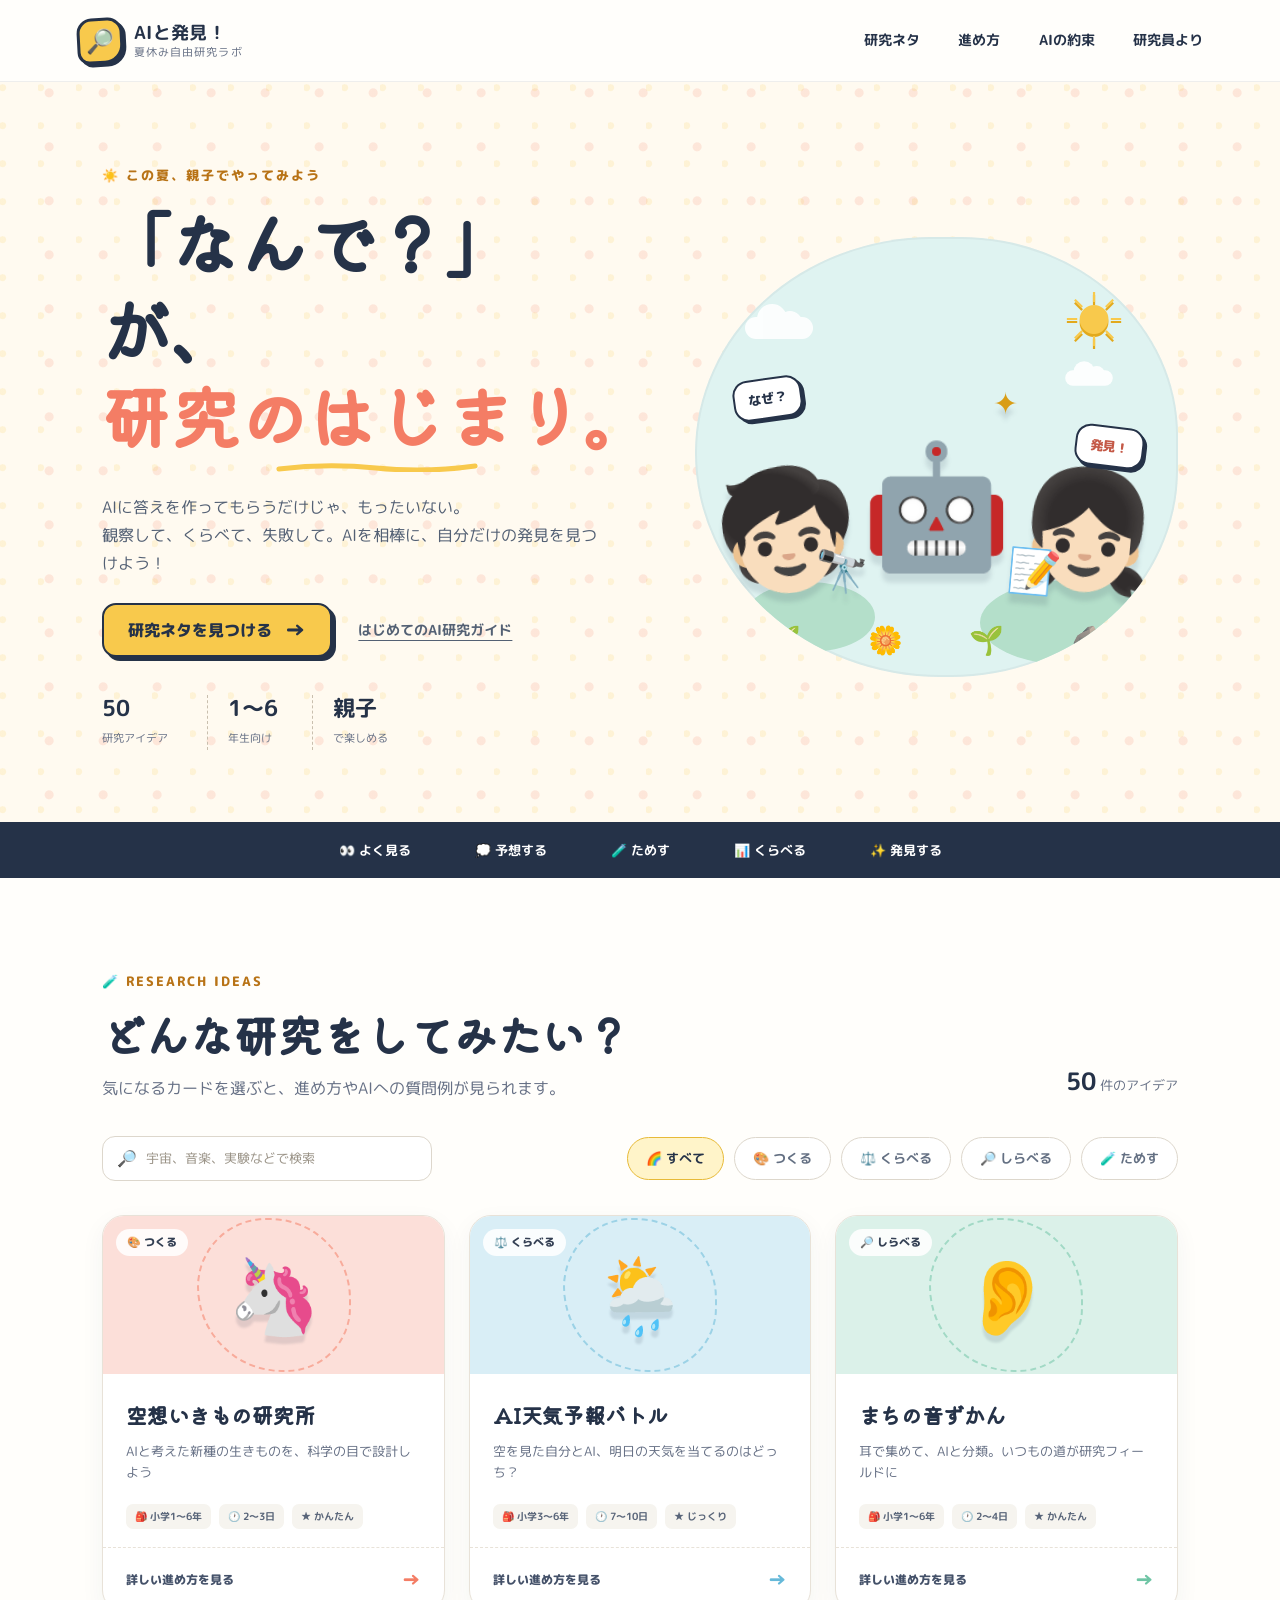
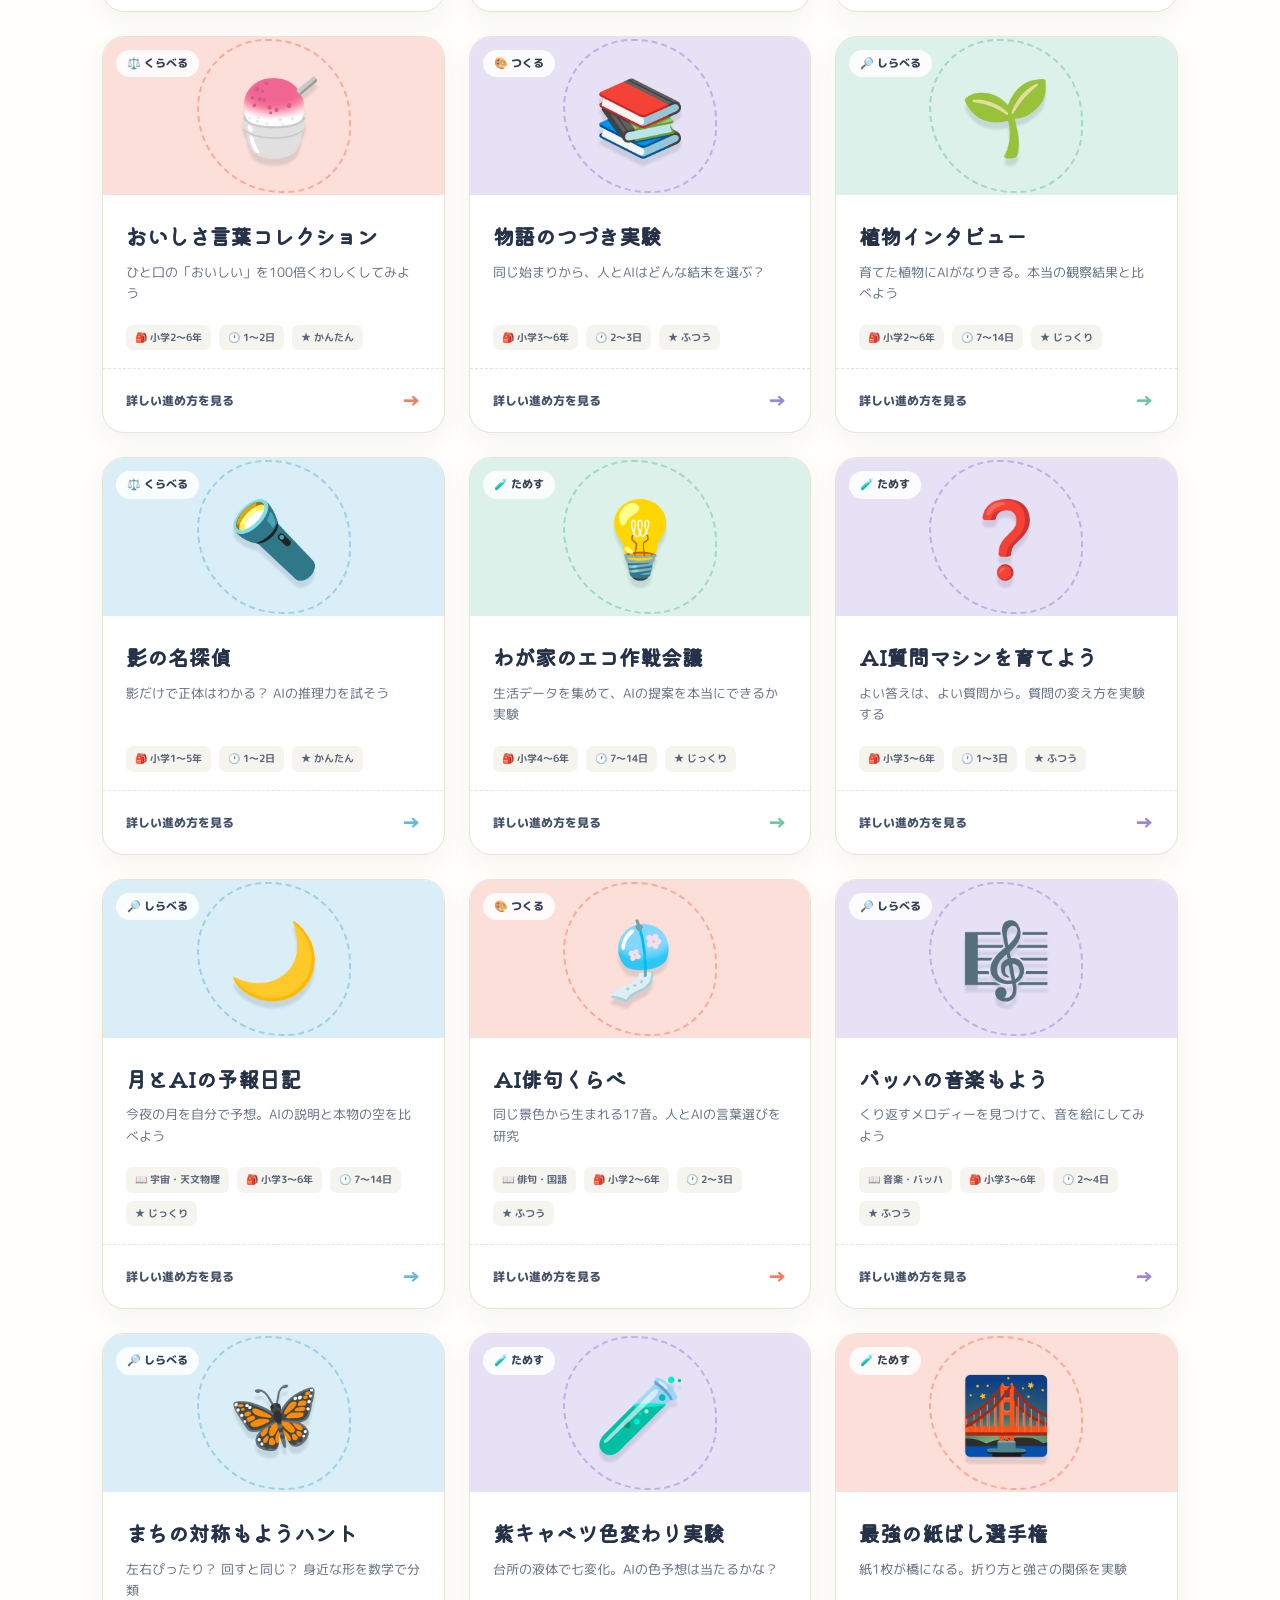
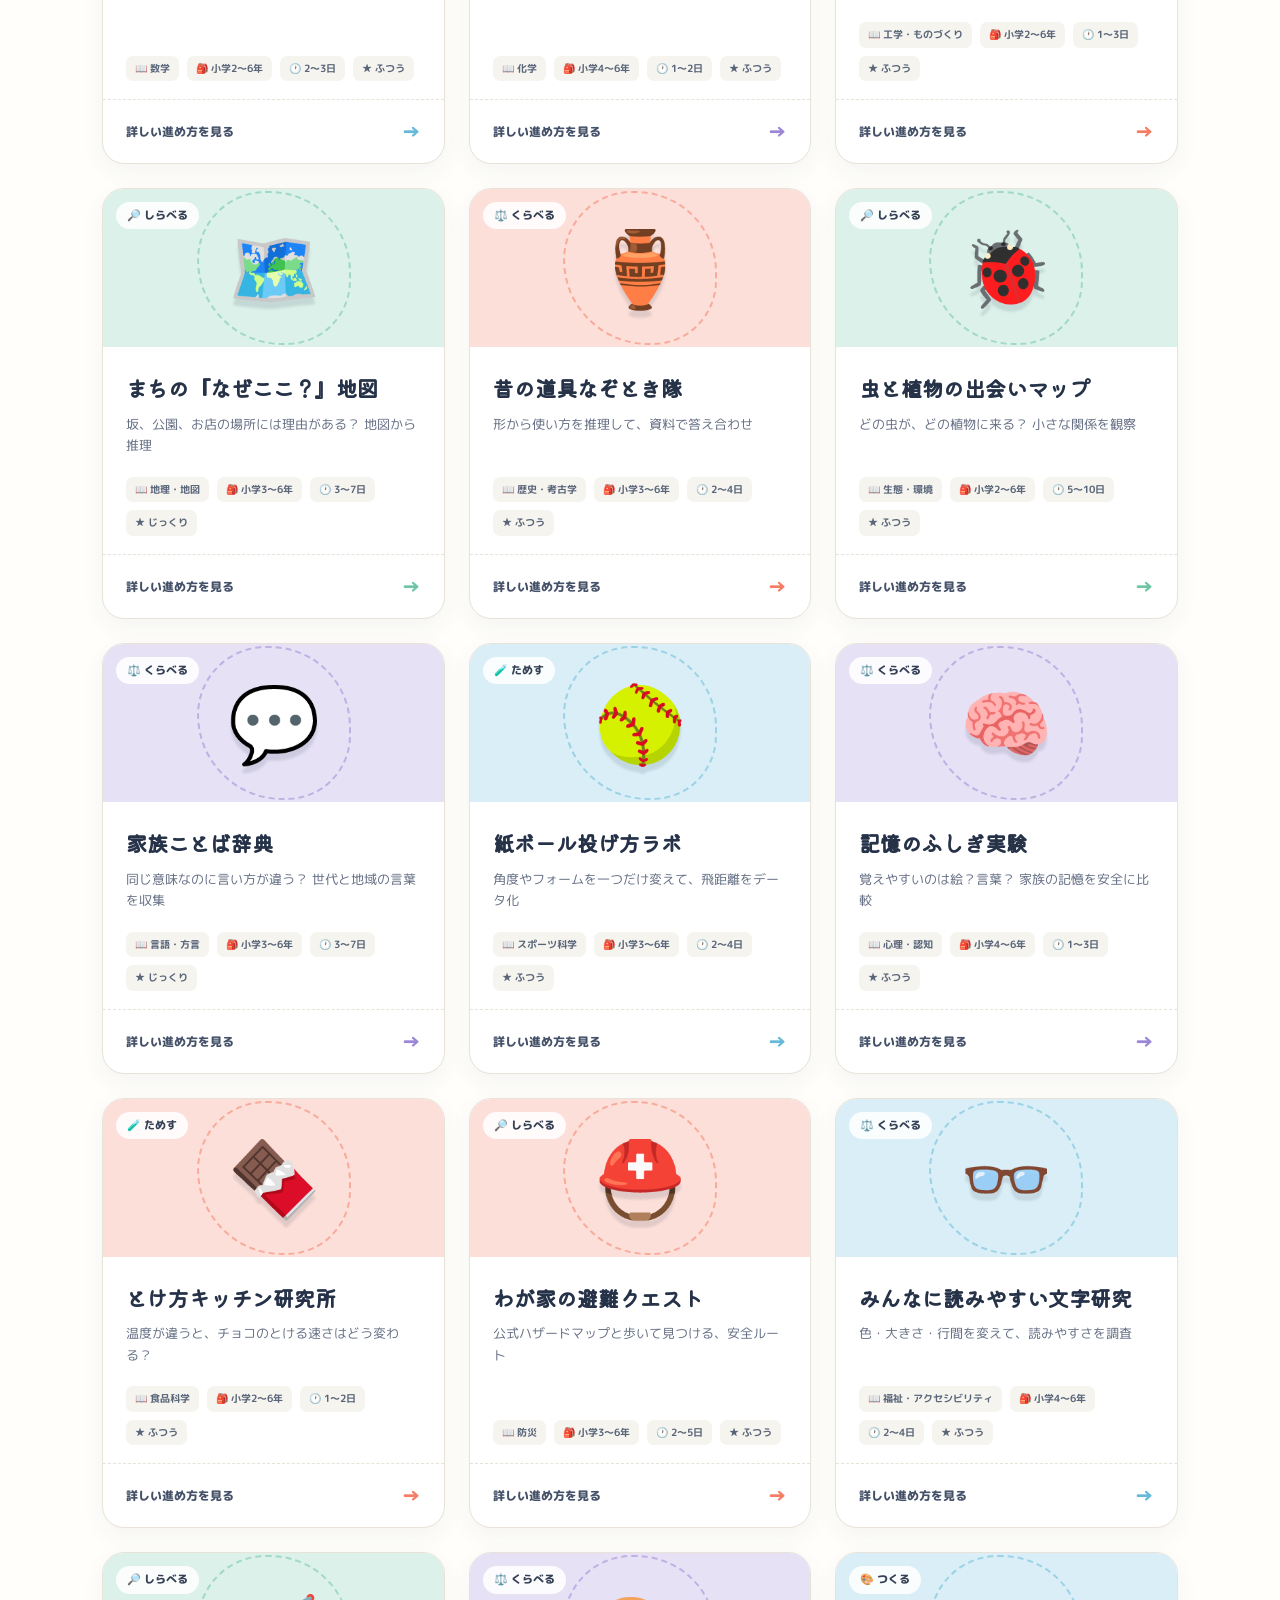
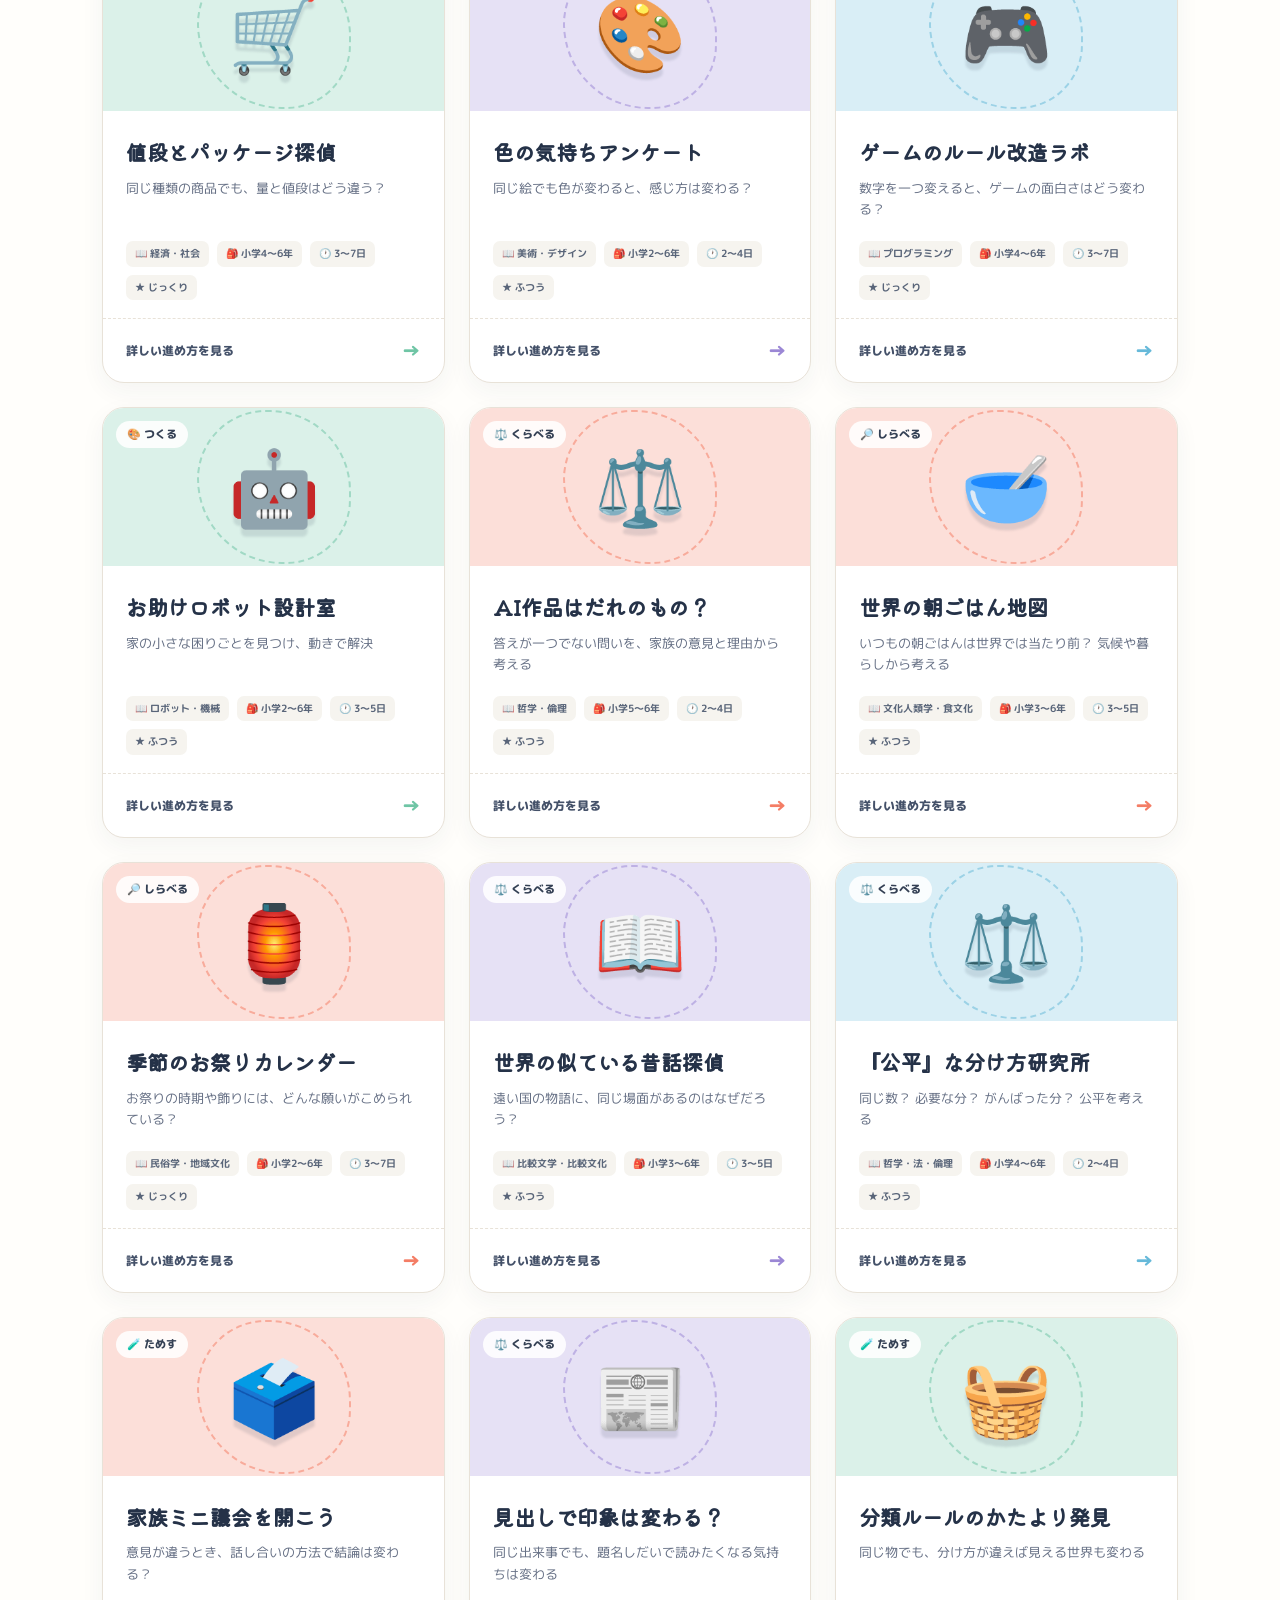
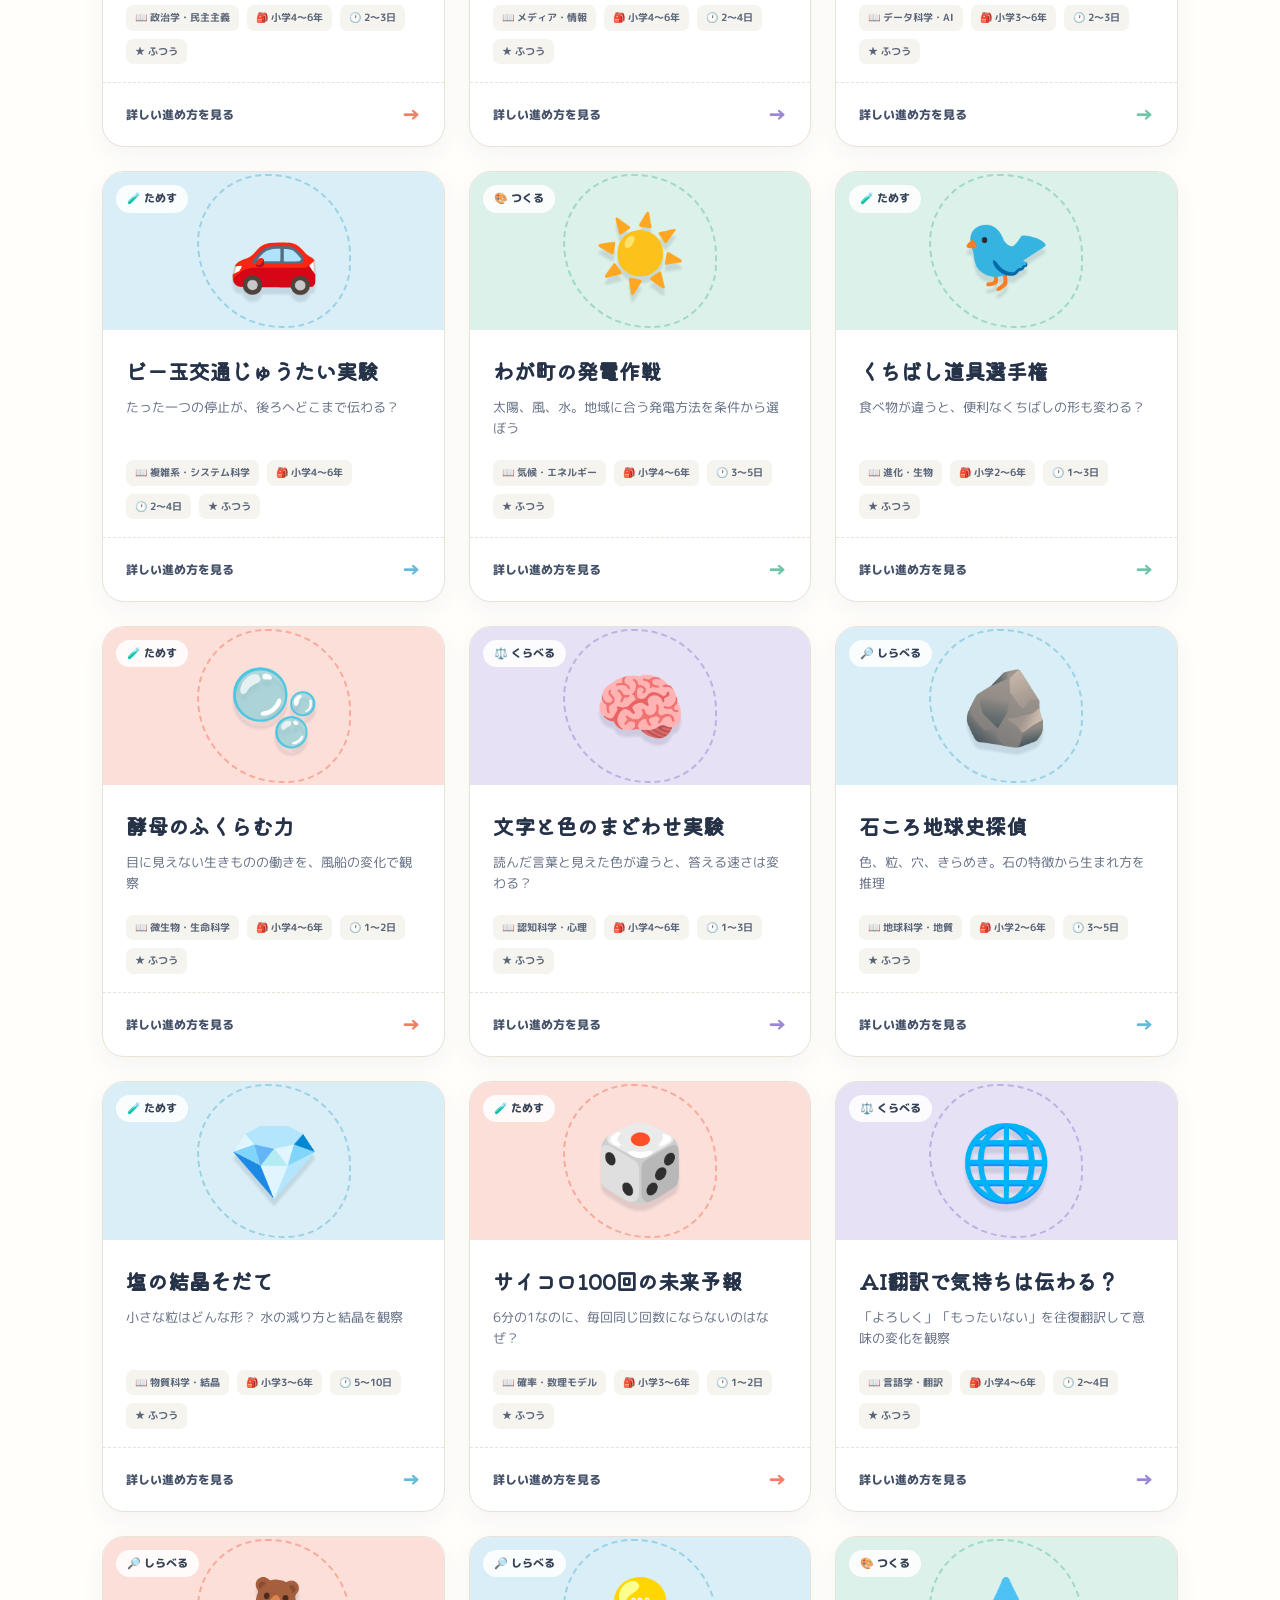
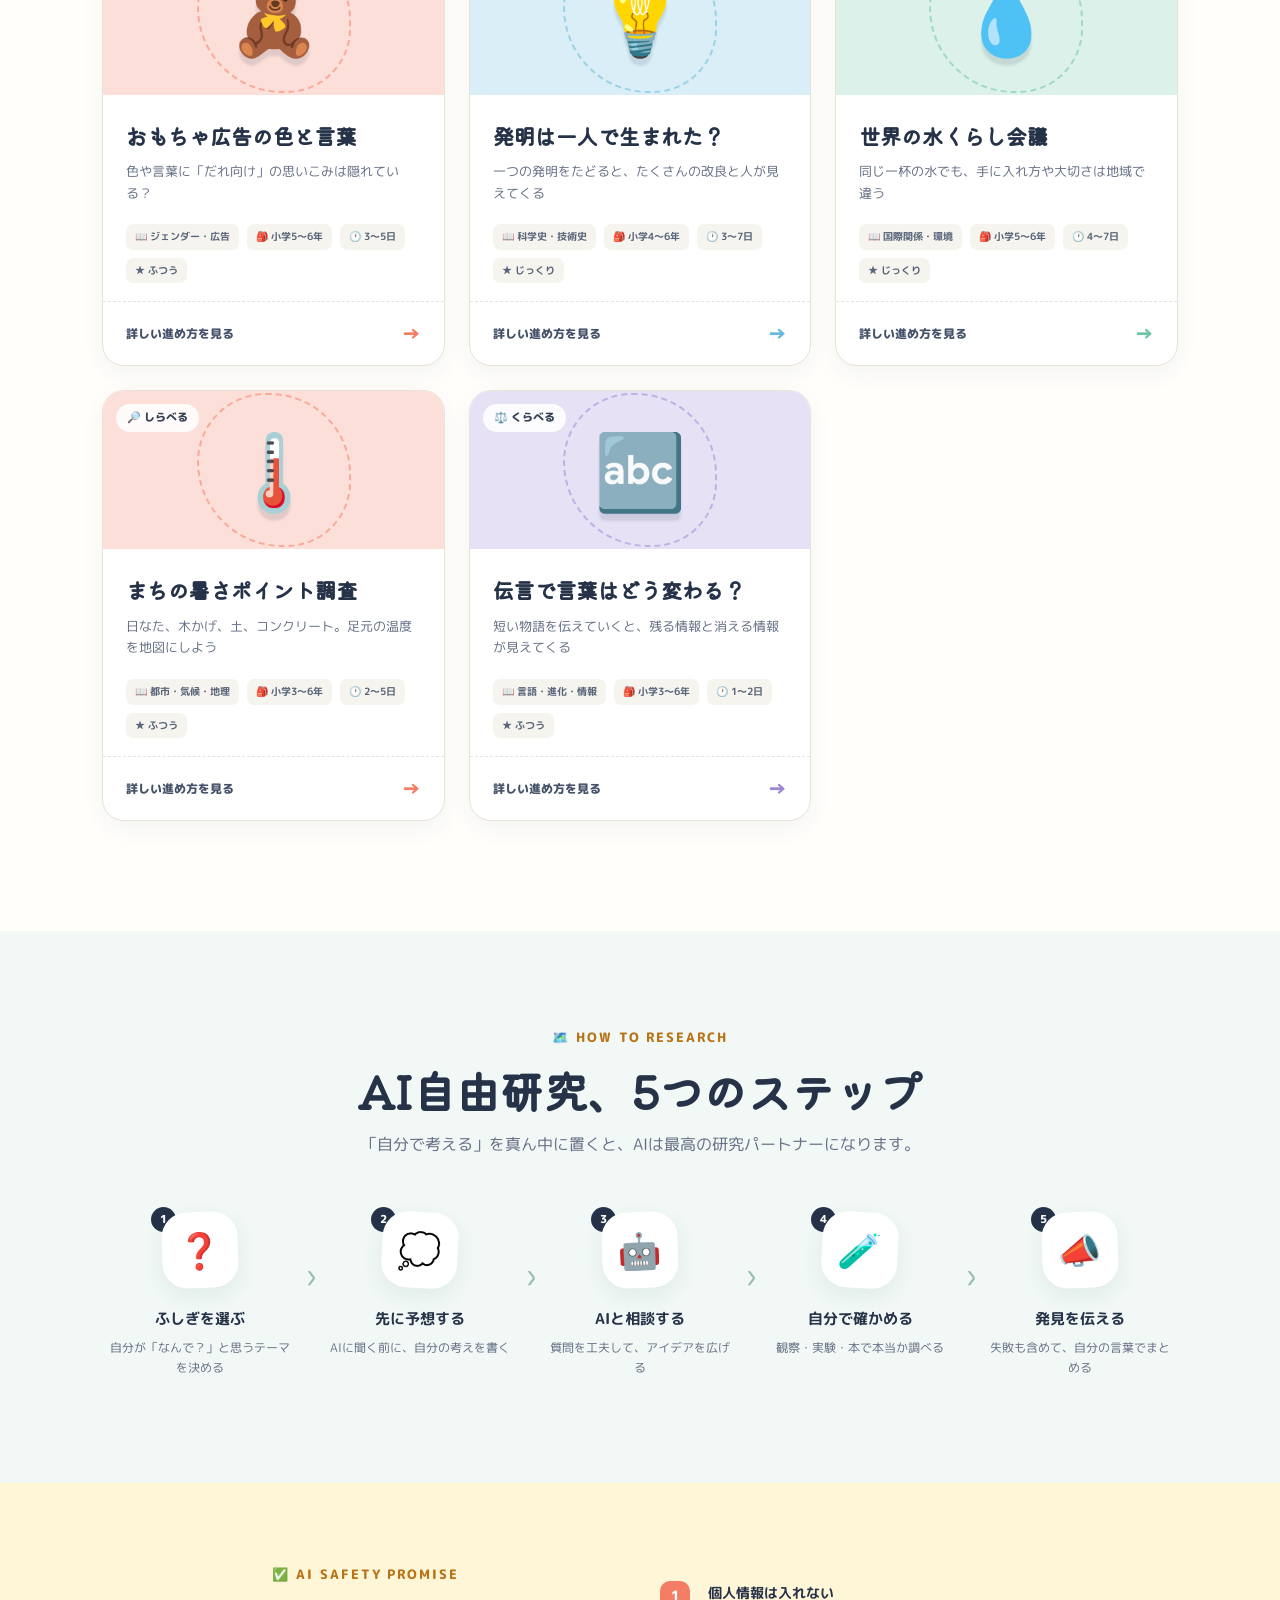
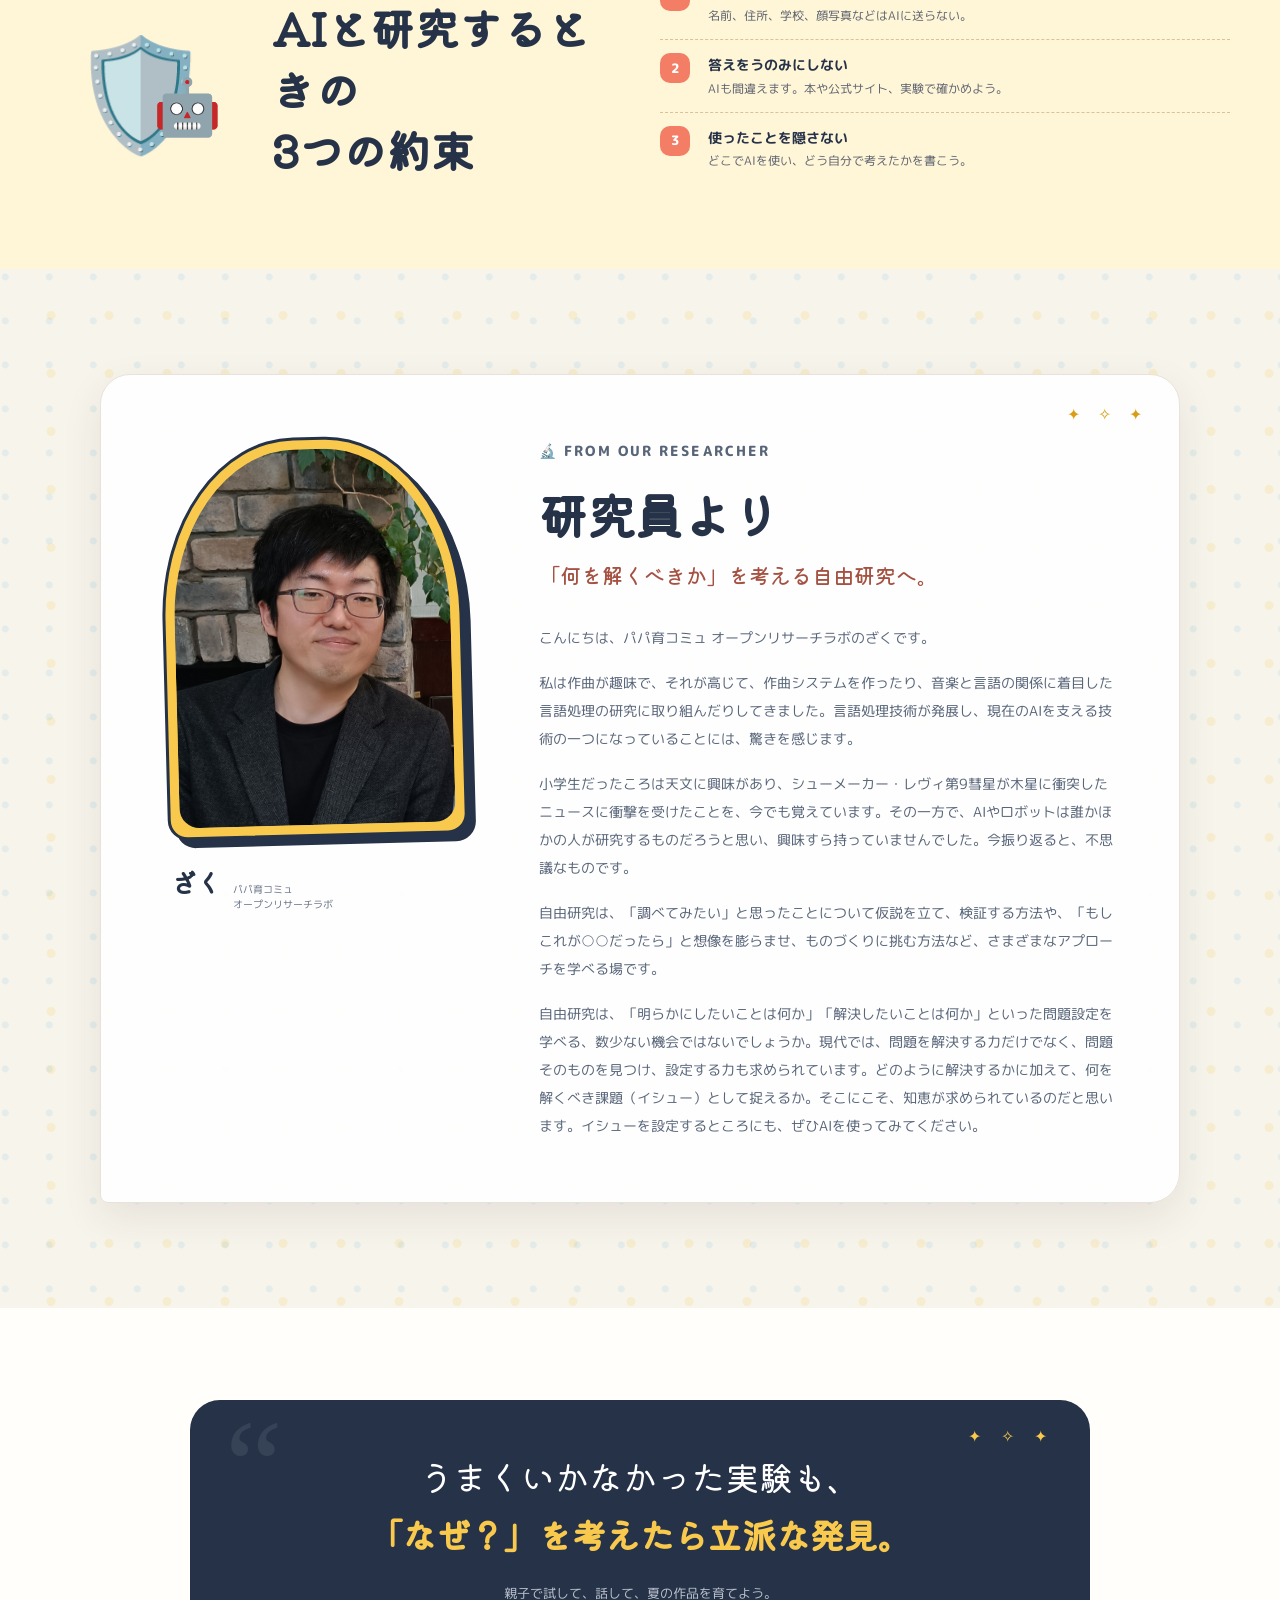
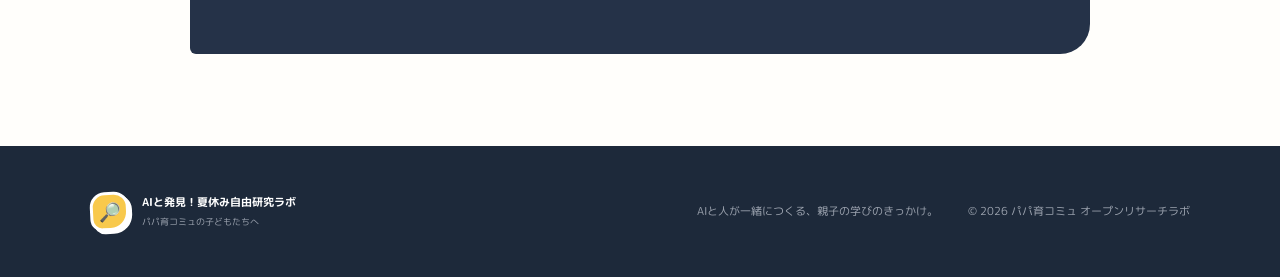
<file: index.html>
<!doctype html>
<html lang="ja">
<head>
  <meta charset="utf-8">
  <meta name="viewport" content="width=device-width, initial-scale=1">
  <meta name="description" content="AIを答え合わせではなく研究の相棒に。親子で楽しめる夏休みの自由研究アイデア集。">
  <meta name="theme-color" content="#fffaf0">
  <title>AIと発見！夏休み自由研究ラボ</title>
  <link rel="preconnect" href="https://fonts.googleapis.com">
  <link rel="preconnect" href="https://fonts.gstatic.com" crossorigin>
  <link href="https://fonts.googleapis.com/css2?family=Kiwi+Maru:wght@400;500&family=M+PLUS+Rounded+1c:wght@400;500;700;800&display=swap" rel="stylesheet">
  <link rel="stylesheet" href="styles.css?v=52">
  <script src="data.js?v=52" defer></script>
  <script src="script.js?v=52" defer></script>
</head>
<body>
  <a class="skip-link" href="#ideas">研究ネタ一覧へ移動</a>
  <header class="site-header">
    <a class="brand" href="index.html" aria-label="AIと発見！夏休み自由研究ラボ ホーム">
      <span class="brand-mark" aria-hidden="true">🔎</span>
      <span><b>AIと発見！</b><small>夏休み自由研究ラボ</small></span>
    </a>
    <button class="menu-toggle" type="button" aria-expanded="false" aria-controls="main-navigation" aria-label="メニューを開く">
      <span></span>
      <span></span>
      <span></span>
    </button>
    <nav class="site-nav" id="main-navigation" aria-label="メインナビゲーション">
      <a href="#ideas">研究ネタ</a>
      <a href="#howto">進め方</a>
      <a href="#safety">AIの約束</a>
      <a href="#researcher">研究員より</a>
    </nav>
  </header>

  <main>
    <section class="hero">
      <div class="hero-copy">
        <p class="eyebrow"><span>☀️</span> この夏、親子でやってみよう</p>
        <h1>「なんで？」が、<br><em>研究のはじまり。</em></h1>
        <p class="hero-lead">AIに答えを作ってもらうだけじゃ、もったいない。<br>観察して、くらべて、失敗して。AIを相棒に、自分だけの発見を見つけよう！</p>
        <div class="hero-actions">
          <a class="button button-primary" href="#ideas">研究ネタを見つける <span>→</span></a>
          <a class="text-link" href="#howto">はじめてのAI研究ガイド</a>
        </div>
        <ul class="hero-facts" aria-label="サイトの特徴">
          <li><b id="hero-idea-count">50</b><span>研究アイデア</span></li>
          <li><b>1〜6</b><span>年生向け</span></li>
          <li><b>親子</b><span>で楽しめる</span></li>
        </ul>
      </div>
      <div class="hero-visual" aria-label="子どもたちがAIロボットと研究しているイラスト">
        <div class="sun" aria-hidden="true">☀</div>
        <div class="cloud cloud-one" aria-hidden="true"></div>
        <div class="cloud cloud-two" aria-hidden="true"></div>
        <div class="hero-note note-one" aria-hidden="true">なぜ？</div>
        <div class="hero-note note-two" aria-hidden="true">発見！</div>
        <div class="hero-characters" aria-hidden="true">
          <div class="kid kid-left">🧒🏻<span class="tool">🔭</span></div>
          <div class="robot">🤖<span class="spark">✦</span></div>
          <div class="kid kid-right">👧🏻<span class="tool">📝</span></div>
        </div>
        <div class="hero-ground"><span>🌱</span><span>🌼</span><span>🌱</span><span>🪨</span></div>
      </div>
    </section>

    <section class="intro-strip" aria-label="研究で大切にすること">
      <p><span>👀 よく見る</span><span>💭 予想する</span><span>🧪 ためす</span><span>📊 くらべる</span><span>✨ 発見する</span></p>
    </section>

    <section class="ideas-section" id="ideas">
      <div class="section-heading">
        <div>
          <p class="eyebrow"><span>🧪</span> RESEARCH IDEAS</p>
          <h2>どんな研究をしてみたい？</h2>
          <p>気になるカードを選ぶと、進め方やAIへの質問例が見られます。</p>
        </div>
          <div class="result-count" aria-live="polite"><b id="result-count">50</b> 件のアイデア</div>
      </div>
      <div class="idea-controls">
        <label class="search-box">
          <span aria-hidden="true">🔎</span>
          <span class="visually-hidden">研究ネタをキーワードで検索</span>
          <input id="idea-search" type="search" placeholder="宇宙、音楽、実験などで検索">
        </label>
        <div class="filters" role="group" aria-label="研究ネタを種類で絞り込む">
          <button class="filter active" type="button" data-category="all">🌈 すべて</button>
          <button class="filter" type="button" data-category="つくる">🎨 つくる</button>
          <button class="filter" type="button" data-category="くらべる">⚖️ くらべる</button>
          <button class="filter" type="button" data-category="しらべる">🔎 しらべる</button>
          <button class="filter" type="button" data-category="ためす">🧪 ためす</button>
        </div>
      </div>
      <div class="idea-grid" id="idea-grid"></div>
      <p class="empty-message" id="empty-message" hidden>条件に合う研究が見つかりません。別の言葉や種類で探してみよう。</p>
    </section>

    <section class="howto-section" id="howto">
      <div class="section-heading centered">
        <p class="eyebrow"><span>🗺️</span> HOW TO RESEARCH</p>
        <h2>AI自由研究、5つのステップ</h2>
        <p>「自分で考える」を真ん中に置くと、AIは最高の研究パートナーになります。</p>
      </div>
      <ol class="steps-overview">
        <li><span class="step-number">1</span><div class="step-icon">❓</div><h3>ふしぎを選ぶ</h3><p>自分が「なんで？」と思うテーマを決める</p></li>
        <li><span class="step-number">2</span><div class="step-icon">💭</div><h3>先に予想する</h3><p>AIに聞く前に、自分の考えを書く</p></li>
        <li><span class="step-number">3</span><div class="step-icon">🤖</div><h3>AIと相談する</h3><p>質問を工夫して、アイデアを広げる</p></li>
        <li><span class="step-number">4</span><div class="step-icon">🧪</div><h3>自分で確かめる</h3><p>観察・実験・本で本当か調べる</p></li>
        <li><span class="step-number">5</span><div class="step-icon">📣</div><h3>発見を伝える</h3><p>失敗も含めて、自分の言葉でまとめる</p></li>
      </ol>
    </section>

    <section class="safety-section" id="safety">
      <div class="safety-illustration" aria-hidden="true">
        <span class="shield">🛡️</span>
        <span class="mini-robot">🤖</span>
      </div>
      <div>
        <p class="eyebrow"><span>✅</span> AI SAFETY PROMISE</p>
        <h2>AIと研究するときの<br>3つの約束</h2>
      </div>
      <ul class="safety-list">
        <li><span>1</span><p><b>個人情報は入れない</b>名前、住所、学校、顔写真などはAIに送らない。</p></li>
        <li><span>2</span><p><b>答えをうのみにしない</b>AIも間違えます。本や公式サイト、実験で確かめよう。</p></li>
        <li><span>3</span><p><b>使ったことを隠さない</b>どこでAIを使い、どう自分で考えたかを書こう。</p></li>
      </ul>
    </section>

    <section class="researcher-section" id="researcher">
      <div class="researcher-card">
        <figure class="researcher-profile">
          <div class="researcher-photo">
            <img src="assets/images/zac_image_v3.png" alt="パパ育コミュ オープンリサーチラボ研究員のざく" width="601" height="819" loading="lazy" decoding="async">
          </div>
          <figcaption>
            <b>ざく</b>
            <span>パパ育コミュ<br>オープンリサーチラボ</span>
          </figcaption>
        </figure>
        <article class="researcher-message">
          <p class="eyebrow"><span>🔬</span> FROM OUR RESEARCHER</p>
          <h2>研究員より</h2>
          <p class="researcher-lead">「何を解くべきか」を考える自由研究へ。</p>
          <p>こんにちは、パパ育コミュ オープンリサーチラボのざくです。</p>
          <p>私は作曲が趣味で、それが高じて、作曲システムを作ったり、音楽と言語の関係に着目した言語処理の研究に取り組んだりしてきました。言語処理技術が発展し、現在のAIを支える技術の一つになっていることには、驚きを感じます。</p>
          <p>小学生だったころは天文に興味があり、シューメーカー・レヴィ第9彗星が木星に衝突したニュースに衝撃を受けたことを、今でも覚えています。その一方で、AIやロボットは誰かほかの人が研究するものだろうと思い、興味すら持っていませんでした。今振り返ると、不思議なものです。</p>
          <p>自由研究は、「調べてみたい」と思ったことについて仮説を立て、検証する方法や、「もしこれが○○だったら」と想像を膨らませ、ものづくりに挑む方法など、さまざまなアプローチを学べる場です。</p>
          <p>自由研究は、「明らかにしたいことは何か」「解決したいことは何か」といった問題設定を学べる、数少ない機会ではないでしょうか。現代では、問題を解決する力だけでなく、問題そのものを見つけ、設定する力も求められています。どのように解決するかに加えて、何を解くべき課題（イシュー）として捉えるか。そこにこそ、知恵が求められているのだと思います。イシューを設定するところにも、ぜひAIを使ってみてください。</p>
        </article>
      </div>
    </section>

    <section class="message-section">
      <div class="message-card">
        <span class="quote-mark" aria-hidden="true">“</span>
        <p>うまくいかなかった実験も、<br><strong>「なぜ？」を考えたら立派な発見。</strong></p>
        <span>親子で試して、話して、夏の作品を育てよう。</span>
      </div>
    </section>
  </main>

  <footer>
    <div class="footer-brand">
      <span class="brand-mark" aria-hidden="true">🔎</span>
      <p><b>AIと発見！夏休み自由研究ラボ</b><small>パパ育コミュの子どもたちへ</small></p>
    </div>
    <p>AIと人が一緒につくる、親子の学びのきっかけ。</p>
    <p class="copyright">© 2026 パパ育コミュ オープンリサーチラボ</p>
  </footer>
</body>
</html>
</file>
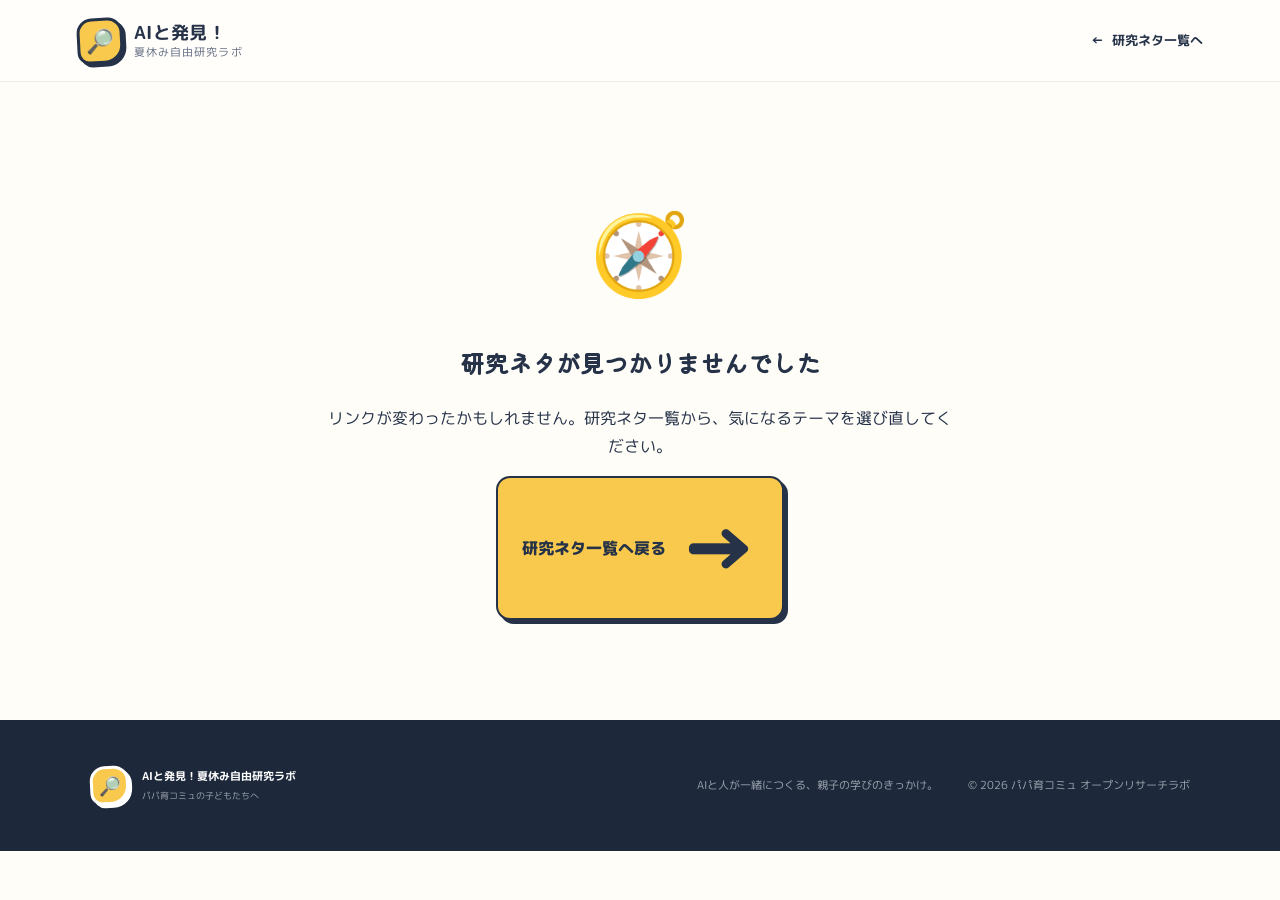
<file: detail.html>
<!doctype html>
<html lang="ja">
<head>
  <meta charset="utf-8">
  <meta name="viewport" content="width=device-width, initial-scale=1">
  <meta name="description" content="AIを使った自由研究の詳しい進め方、記録項目、AIへの質問例を紹介します。">
  <meta name="theme-color" content="#fffaf0">
  <title>研究の詳しい進め方 | AIと発見！夏休み自由研究ラボ</title>
  <link rel="preconnect" href="https://fonts.googleapis.com">
  <link rel="preconnect" href="https://fonts.gstatic.com" crossorigin>
  <link href="https://fonts.googleapis.com/css2?family=Kiwi+Maru:wght@400;500&family=M+PLUS+Rounded+1c:wght@400;500;700;800&display=swap" rel="stylesheet">
  <link rel="stylesheet" href="styles.css?v=52">
  <script src="data.js?v=52" defer></script>
  <script src="detail.js?v=52" defer></script>
</head>
<body class="detail-page">
  <a class="skip-link" href="#detail-main">研究内容へ移動</a>
  <header class="site-header">
    <a class="brand" href="index.html" aria-label="AIと発見！夏休み自由研究ラボ ホーム">
      <span class="brand-mark" aria-hidden="true">🔎</span>
      <span><b>AIと発見！</b><small>夏休み自由研究ラボ</small></span>
    </a>
    <a class="back-link" href="index.html#ideas"><span aria-hidden="true">←</span> 研究ネタ一覧へ</a>
  </header>

  <main id="detail-main">
    <div id="detail-view"></div>
  </main>

  <footer>
    <div class="footer-brand">
      <span class="brand-mark" aria-hidden="true">🔎</span>
      <p><b>AIと発見！夏休み自由研究ラボ</b><small>パパ育コミュの子どもたちへ</small></p>
    </div>
    <p>AIと人が一緒につくる、親子の学びのきっかけ。</p>
    <p class="copyright">© 2026 パパ育コミュ オープンリサーチラボ</p>
  </footer>
</body>
</html>
</file>
<file: styles.css>
:root {
  --ink: #253248;
  --muted: #667085;
  --cream: #fffaf0;
  --paper: #fffefb;
  --yellow: #f8c94c;
  --yellow-dark: #d99d16;
  --coral: #f47d65;
  --mint: #6fc5a5;
  --sky: #66b9d9;
  --violet: #9b87d5;
  --line: #e8e2d8;
  --shadow: 0 14px 40px rgba(58, 47, 31, .09);
  --rounded: "M PLUS Rounded 1c", sans-serif;
  --soft: "Kiwi Maru", serif;
}

* { box-sizing: border-box; }
html { scroll-behavior: smooth; }
body {
  margin: 0;
  min-width: 0;
  overflow-x: clip;
  color: var(--ink);
  background: var(--paper);
  font-family: var(--rounded);
  line-height: 1.75;
}
img, svg, video, canvas { display: block; max-width: 100%; height: auto; }
a { color: inherit; }
button { font: inherit; }
.skip-link {
  position: fixed;
  top: -60px;
  left: 12px;
  z-index: 100;
  padding: 10px 18px;
  background: var(--ink);
  color: white;
  border-radius: 8px;
}
.skip-link:focus { top: 12px; }

.site-header {
  height: 82px;
  padding: 0 clamp(20px, 6vw, 88px);
  display: flex;
  align-items: center;
  justify-content: space-between;
  gap: 24px;
  background: rgba(255, 254, 251, .94);
  border-bottom: 1px solid rgba(37, 50, 72, .08);
  position: sticky;
  top: 0;
  z-index: 20;
  backdrop-filter: blur(12px);
}
.brand {
  min-width: 0;
  display: flex;
  align-items: center;
  gap: 11px;
  text-decoration: none;
  line-height: 1.2;
}
.brand-mark {
  width: 46px;
  height: 46px;
  display: grid;
  place-items: center;
  background: var(--yellow);
  border: 3px solid var(--ink);
  border-radius: 15px 15px 19px 12px;
  font-size: 23px;
  transform: rotate(-3deg);
  box-shadow: 3px 3px 0 var(--ink);
}
.brand b { display: block; font-size: 18px; letter-spacing: .02em; }
.brand small { display: block; margin-top: 3px; color: var(--muted); font-size: 11px; letter-spacing: .1em; }
.site-nav { display: flex; gap: clamp(18px, 3vw, 42px); }
.site-nav a { font-weight: 700; font-size: 14px; text-decoration: none; }
.site-nav a:hover { color: #bd7314; }
.menu-toggle {
  width: 46px;
  height: 46px;
  padding: 11px;
  display: none;
  flex: 0 0 auto;
  flex-direction: column;
  justify-content: center;
  gap: 5px;
  color: var(--ink);
  background: transparent;
  border: 0;
  border-radius: 12px;
  cursor: pointer;
}
.menu-toggle span {
  width: 100%;
  height: 3px;
  display: block;
  background: currentColor;
  border-radius: 999px;
  transition: transform .2s, opacity .2s;
}
.menu-toggle[aria-expanded="true"] span:nth-child(1) { transform: translateY(8px) rotate(45deg); }
.menu-toggle[aria-expanded="true"] span:nth-child(2) { opacity: 0; }
.menu-toggle[aria-expanded="true"] span:nth-child(3) { transform: translateY(-8px) rotate(-45deg); }

.hero {
  min-height: 630px;
  padding: 82px clamp(24px, 8vw, 130px) 72px;
  display: grid;
  grid-template-columns: minmax(380px, 1.02fr) minmax(380px, .98fr);
  align-items: center;
  gap: clamp(40px, 7vw, 110px);
  overflow: hidden;
  background:
    radial-gradient(circle at 7% 15%, rgba(248, 201, 76, .16) 0 3px, transparent 4px),
    radial-gradient(circle at 91% 20%, rgba(244, 125, 101, .16) 0 4px, transparent 5px),
    var(--cream);
  background-size: 38px 38px, 54px 54px, auto;
}
.hero-copy,
.hero-visual,
.detail-hero > *,
.detail-content,
.detail-sidebar {
  min-width: 0;
}
.eyebrow {
  margin: 0 0 12px;
  color: #b87316;
  font-weight: 800;
  font-size: 13px;
  letter-spacing: .15em;
}
.hero h1 {
  margin: 0;
  font-family: var(--soft);
  font-size: clamp(48px, 5.3vw, 78px);
  line-height: 1.28;
  letter-spacing: .01em;
}
.hero h1 em {
  color: var(--coral);
  font-style: normal;
  position: relative;
  white-space: nowrap;
}
.hero h1 em::after {
  content: "";
  position: absolute;
  left: 0;
  right: 0;
  bottom: -8px;
  height: 10px;
  background: url("data:image/svg+xml,%3Csvg viewBox='0 0 200 10' xmlns='http://www.w3.org/2000/svg'%3E%3Cpath d='M2 7 Q50 1 99 6 T198 4' fill='none' stroke='%23f8c94c' stroke-width='5' stroke-linecap='round'/%3E%3C/svg%3E") center / 100% 100%;
}
.hero-lead { margin: 34px 0 26px; color: #536074; font-size: 16px; }
.hero-actions { display: flex; align-items: center; gap: 26px; }
.button {
  display: inline-flex;
  align-items: center;
  justify-content: center;
  gap: 12px;
  min-height: 54px;
  padding: 0 24px;
  border: 0;
  border-radius: 14px;
  font-weight: 800;
  text-decoration: none;
  cursor: pointer;
  transition: transform .2s, box-shadow .2s;
}
.button:hover { transform: translateY(-2px); }
.button-primary {
  background: var(--yellow);
  border: 2px solid var(--ink);
  box-shadow: 4px 4px 0 var(--ink);
}
.button-primary:hover { box-shadow: 6px 6px 0 var(--ink); }
.button-primary span { font-size: 22px; }
.text-link {
  color: #546174;
  font-size: 14px;
  font-weight: 700;
  text-underline-offset: 5px;
}
.hero-facts {
  display: flex;
  gap: 0;
  margin: 38px 0 0;
  padding: 0;
  list-style: none;
}
.hero-facts li {
  min-width: 105px;
  padding: 0 20px;
  border-left: 1px dashed #c9bfae;
}
.hero-facts li:first-child { padding-left: 0; border: 0; }
.hero-facts b { display: block; font-size: 22px; line-height: 1.2; }
.hero-facts span { color: var(--muted); font-size: 11px; }

.hero-visual {
  width: 100%;
  max-width: 620px;
  height: 440px;
  position: relative;
  isolation: isolate;
  overflow: hidden;
  border-radius: 50% 46% 48% 52%;
  background: #dff3f1;
  box-shadow: inset 0 0 0 2px rgba(37, 50, 72, .05);
}
.hero-visual::before,
.hero-visual::after {
  content: "";
  position: absolute;
  border-radius: 50%;
  background: #b4dfca;
}
.hero-visual::before { width: 130px; height: 70px; left: 50px; bottom: 25px; }
.hero-visual::after { width: 180px; height: 85px; right: 18px; bottom: 12px; }
.sun { position: absolute; top: 32px; right: 55px; color: var(--yellow); font-size: 58px; filter: drop-shadow(0 3px 0 #e2a91c); }
.cloud { position: absolute; width: 68px; height: 22px; background: white; border-radius: 20px; opacity: .9; }
.cloud::before, .cloud::after { content: ""; position: absolute; border-radius: 50%; background: white; }
.cloud::before { width: 30px; height: 30px; left: 12px; bottom: 5px; }
.cloud::after { width: 24px; height: 24px; right: 11px; bottom: 4px; }
.cloud-one { top: 80px; left: 50px; }
.cloud-two { top: 130px; right: 55px; transform: scale(.7); }
.hero-characters {
  position: absolute;
  inset: 100px 30px 50px;
  display: flex;
  align-items: end;
  justify-content: center;
  gap: 3px;
  z-index: 3;
  font-size: clamp(92px, 9vw, 132px);
  filter: drop-shadow(0 9px 2px rgba(37, 50, 72, .12));
}
.robot { position: relative; font-size: 1.05em; transform: translateY(-18px); }
.robot .spark { position: absolute; top: -20px; right: -6px; color: var(--yellow-dark); font-size: 30px; }
.kid { position: relative; }
.kid-left { transform: rotate(-6deg); }
.kid-right { transform: rotate(5deg); }
.kid .tool { position: absolute; right: -7px; bottom: 13px; font-size: 43px; }
.kid-right .tool { right: auto; left: -4px; }
.hero-note {
  position: absolute;
  z-index: 5;
  padding: 7px 13px;
  background: white;
  border: 2px solid var(--ink);
  border-radius: 15px;
  font-weight: 800;
  font-size: 13px;
  box-shadow: 3px 3px 0 var(--ink);
}
.note-one { left: 8%; top: 32%; transform: rotate(-8deg); }
.note-two { right: 7%; top: 43%; transform: rotate(7deg); color: #c45947; }
.hero-ground {
  position: absolute;
  z-index: 4;
  left: 8%;
  right: 8%;
  bottom: 13px;
  display: flex;
  justify-content: space-around;
  font-size: 28px;
}

.intro-strip {
  padding: 17px 20px;
  overflow: hidden;
  color: white;
  background: var(--ink);
}
.intro-strip p { display: flex; justify-content: center; gap: clamp(20px, 5vw, 72px); margin: 0; font-size: 13px; font-weight: 700; white-space: nowrap; }

.ideas-section { padding: 92px clamp(24px, 8vw, 130px) 110px; }
.section-heading {
  max-width: 1180px;
  margin: 0 auto 34px;
  display: flex;
  align-items: end;
  justify-content: space-between;
  gap: 30px;
}
.section-heading h2, .safety-section h2 {
  margin: 0 0 8px;
  font-family: var(--soft);
  font-size: clamp(32px, 3.4vw, 46px);
  line-height: 1.4;
}
.section-heading > div > p:last-child, .section-heading.centered > p:last-child { margin: 0; color: var(--muted); }
.result-count { color: var(--muted); font-size: 13px; white-space: nowrap; }
.result-count b { color: var(--ink); font-size: 24px; }
.visually-hidden {
  position: absolute;
  width: 1px;
  height: 1px;
  padding: 0;
  margin: -1px;
  overflow: hidden;
  clip: rect(0, 0, 0, 0);
  white-space: nowrap;
  border: 0;
}
.idea-controls {
  max-width: 1180px;
  margin: 0 auto 34px;
  display: flex;
  align-items: center;
  justify-content: space-between;
  gap: 20px;
}
.search-box {
  width: min(330px, 100%);
  min-height: 43px;
  padding: 0 14px;
  display: flex;
  align-items: center;
  gap: 9px;
  background: white;
  border: 1px solid #ddd7cc;
  border-radius: 13px;
}
.search-box:focus-within { border-color: #348da9; box-shadow: 0 0 0 3px rgba(52, 141, 169, .15); }
.search-box input { width: 100%; padding: 10px 0; color: var(--ink); background: transparent; border: 0; outline: 0; font: inherit; font-size: 13px; }
.search-box input::placeholder { color: #9a9387; }
.filters { display: flex; flex-wrap: wrap; justify-content: flex-end; gap: 10px; }
.filter {
  padding: 9px 18px;
  color: #647083;
  background: white;
  border: 1px solid #ddd7cc;
  border-radius: 999px;
  font-size: 13px;
  font-weight: 700;
  cursor: pointer;
}
.filter:hover, .filter.active { color: var(--ink); background: #fff4c9; border-color: #e7ba38; }
.filter:focus-visible, a:focus-visible, button:focus-visible { outline: 3px solid #348da9; outline-offset: 3px; }
.idea-grid {
  max-width: 1180px;
  margin: 0 auto;
  display: grid;
  grid-template-columns: repeat(3, 1fr);
  gap: 24px;
}
.idea-card {
  min-width: 0;
  display: flex;
  flex-direction: column;
  background: white;
  border: 1px solid var(--line);
  border-radius: 22px;
  overflow: hidden;
  box-shadow: 0 8px 25px rgba(37, 50, 72, .05);
  transition: transform .25s, box-shadow .25s;
}
.idea-card:hover { transform: translateY(-6px) rotate(-.3deg); box-shadow: var(--shadow); }
.card-visual {
  min-height: 158px;
  display: grid;
  place-items: center;
  position: relative;
  background: color-mix(in srgb, var(--card-color) 25%, white);
  overflow: hidden;
}
.card-visual::before {
  content: "";
  position: absolute;
  width: 150px;
  height: 150px;
  border: 2px dashed color-mix(in srgb, var(--card-color) 65%, white);
  border-radius: 46% 54% 43% 57%;
  animation: slow-spin 24s linear infinite;
}
@keyframes slow-spin { to { transform: rotate(360deg); } }
.card-icon { z-index: 2; font-size: 74px; filter: drop-shadow(0 7px 1px rgba(37, 50, 72, .12)); }
.card-category {
  position: absolute;
  top: 13px;
  left: 13px;
  z-index: 3;
  padding: 4px 11px;
  color: #344054;
  background: rgba(255, 255, 255, .88);
  border-radius: 999px;
  font-size: 11px;
  font-weight: 800;
}
.card-body { flex: 1; display: flex; flex-direction: column; padding: 23px 23px 20px; }
.card-body h3 { margin: 0 0 7px; font-family: var(--soft); font-size: 21px; }
.card-catchphrase { min-height: 49px; margin: 0 0 14px; color: var(--muted); font-size: 12.5px; line-height: 1.7; }
.card-meta { display: flex; flex-wrap: wrap; gap: 8px; margin-top: auto; }
.card-meta span { padding: 4px 9px; color: #596579; background: #f6f4ef; border-radius: 7px; font-size: 10px; font-weight: 700; }
.card-link {
  display: flex;
  justify-content: space-between;
  align-items: center;
  margin: 18px -23px -20px;
  padding: 14px 23px;
  color: #445169;
  border-top: 1px dashed var(--line);
  font-size: 12px;
  font-weight: 800;
  text-decoration: none;
}
.card-link span { color: var(--card-color); font-size: 20px; transition: transform .2s; }
.card-link:hover span { transform: translateX(5px); }
.empty-message { text-align: center; color: var(--muted); }

.howto-section { padding: 95px clamp(24px, 7vw, 110px) 105px; background: #f1f8f6; }
.centered { display: block; text-align: center; }
.steps-overview {
  max-width: 1180px;
  margin: 54px auto 0;
  padding: 0;
  display: grid;
  grid-template-columns: repeat(5, 1fr);
  list-style: none;
}
.steps-overview li { position: relative; padding: 0 20px; text-align: center; }
.steps-overview li:not(:last-child)::after {
  content: "›";
  position: absolute;
  top: 34px;
  right: -7px;
  color: #97bdaf;
  font-size: 34px;
}
.step-number {
  position: absolute;
  top: -5px;
  left: calc(50% - 49px);
  width: 25px;
  height: 25px;
  display: grid;
  place-items: center;
  color: white;
  background: var(--ink);
  border-radius: 50%;
  font-size: 11px;
  font-weight: 800;
}
.step-icon { width: 76px; height: 76px; display: grid; place-items: center; margin: 0 auto 18px; background: white; border-radius: 25px; font-size: 35px; box-shadow: 0 8px 20px rgba(64, 113, 96, .09); transform: rotate(-2deg); }
.steps-overview li:nth-child(even) .step-icon { transform: rotate(3deg); }
.steps-overview h3 { margin: 0 0 7px; font-size: 15px; }
.steps-overview p { margin: 0; color: var(--muted); font-size: 11.5px; line-height: 1.7; }

.safety-section {
  padding: 80px max(24px, calc((100% - 1180px) / 2));
  display: grid;
  grid-template-columns: 180px 1fr 1.65fr;
  align-items: center;
  gap: 42px;
  background: #fff5d7;
}
.safety-illustration { position: relative; height: 160px; display: grid; place-items: center; font-size: 110px; }
.safety-illustration .mini-robot { position: absolute; right: 8px; bottom: 2px; font-size: 55px; }
.safety-list { margin: 0; padding: 0; list-style: none; }
.safety-list li { display: grid; grid-template-columns: 34px 1fr; gap: 14px; padding: 13px 0; border-bottom: 1px dashed #d8c597; }
.safety-list li:last-child { border-bottom: 0; }
.safety-list li > span { width: 30px; height: 30px; display: grid; place-items: center; color: white; background: var(--coral); border-radius: 10px; font-weight: 800; font-size: 13px; }
.safety-list p { margin: 0; color: #5d6370; font-size: 12px; }
.safety-list b { display: block; color: var(--ink); font-size: 14px; }

.researcher-section {
  padding: 105px clamp(24px, 7vw, 110px);
  scroll-margin-top: 82px;
  background:
    radial-gradient(circle at 12% 18%, rgba(102, 185, 217, .13) 0 3px, transparent 4px),
    radial-gradient(circle at 88% 80%, rgba(248, 201, 76, .18) 0 4px, transparent 5px),
    #f7f4ec;
  background-size: 44px 44px, 58px 58px, auto;
}
.researcher-card {
  max-width: 1080px;
  margin: 0 auto;
  padding: clamp(28px, 5vw, 62px);
  display: grid;
  grid-template-columns: minmax(220px, 300px) minmax(0, 1fr);
  align-items: start;
  gap: clamp(36px, 6vw, 76px);
  position: relative;
  background: rgba(255, 255, 255, .94);
  border: 1px solid var(--line);
  border-radius: 30px 30px 30px 8px;
  box-shadow: var(--shadow);
}
.researcher-card::after {
  content: "✦  ✧  ✦";
  position: absolute;
  top: 25px;
  right: 30px;
  color: var(--yellow-dark);
  letter-spacing: 7px;
}
.researcher-profile { margin: 0; }
.researcher-photo {
  aspect-ratio: 3 / 4;
  padding: 9px;
  position: relative;
  background: var(--yellow);
  border: 3px solid var(--ink);
  border-radius: 45% 45% 20px 20px;
  box-shadow: 8px 8px 0 var(--ink);
  overflow: hidden;
  transform: rotate(-1.5deg);
}
.researcher-photo img {
  width: 100%;
  height: 100%;
  object-fit: cover;
  object-position: center top;
  border-radius: inherit;
}
.researcher-profile figcaption {
  margin-top: 24px;
  padding-left: 8px;
  display: flex;
  align-items: baseline;
  gap: 12px;
}
.researcher-profile figcaption b {
  font-family: var(--soft);
  font-size: 25px;
}
.researcher-profile figcaption span {
  color: var(--muted);
  font-size: 10px;
  line-height: 1.5;
}
.researcher-message { min-width: 0; }
.researcher-message h2 {
  margin: 0 0 8px;
  font-family: var(--soft);
  font-size: clamp(34px, 4vw, 48px);
  line-height: 1.35;
}
.researcher-lead {
  margin: 0 0 28px !important;
  color: #a55242 !important;
  font-family: var(--soft);
  font-size: clamp(17px, 2vw, 21px) !important;
  font-weight: 500;
}
.researcher-message > p {
  margin: 0 0 17px;
  color: #586579;
  font-size: 14px;
  line-height: 2;
}
.researcher-message > p:last-child { margin-bottom: 0; }

.message-section { padding: 92px 24px; background: var(--paper); }
.message-card {
  max-width: 900px;
  margin: auto;
  padding: 48px;
  position: relative;
  color: white;
  background: var(--ink);
  border-radius: 30px 30px 30px 6px;
  text-align: center;
  overflow: hidden;
}
.message-card::after { content: "✦  ✧  ✦"; position: absolute; right: 35px; top: 22px; color: var(--yellow); letter-spacing: 8px; }
.message-card .quote-mark { position: absolute; left: 35px; top: 0; color: rgba(255,255,255,.08); font-family: serif; font-size: 130px; line-height: 1; }
.message-card p { margin: 0 0 14px; font-family: var(--soft); font-size: clamp(22px, 3vw, 34px); line-height: 1.7; }
.message-card strong { color: var(--yellow); }
.message-card > span:last-child { color: #b9c0cc; font-size: 13px; }

footer {
  padding: 45px clamp(24px, 7vw, 100px);
  display: grid;
  grid-template-columns: 1fr auto auto;
  align-items: center;
  gap: 30px;
  color: #9ca3af;
  background: #1d293a;
  font-size: 11px;
}
.footer-brand { display: flex; align-items: center; gap: 13px; color: white; }
.footer-brand .brand-mark { width: 39px; height: 39px; border-color: white; box-shadow: 3px 3px 0 white; font-size: 18px; }
.footer-brand p { margin: 0; }
.footer-brand b, .footer-brand small { display: block; }
.footer-brand small { margin-top: 2px; color: #9ca3af; }

/* Detail page */
.detail-page { background: #fffdf8; }
.detail-page .site-header { position: relative; }
.back-link { display: inline-flex; align-items: center; gap: 8px; font-size: 13px; font-weight: 700; text-decoration: none; }
.back-link:hover { color: #b87316; }
.detail-hero {
  padding: 64px max(24px, calc((100% - 1120px) / 2)) 72px;
  display: grid;
  grid-template-columns: 1.15fr .85fr;
  align-items: center;
  gap: 70px;
  background: var(--detail-bg, #eef8f4);
}
.detail-tags { display: flex; flex-wrap: wrap; gap: 8px; margin-bottom: 20px; }
.detail-tags span { padding: 5px 11px; background: rgba(255,255,255,.78); border: 1px solid rgba(37,50,72,.1); border-radius: 999px; font-size: 11px; font-weight: 700; }
.detail-hero h1 { margin: 0 0 12px; font-family: var(--soft); font-size: clamp(41px, 5vw, 65px); line-height: 1.25; }
.detail-catch { margin: 0 0 22px; color: #a55242; font-weight: 800; font-size: 17px; }
.detail-summary { margin: 0; color: #526075; }
.detail-visual {
  min-height: 330px;
  display: grid;
  place-items: center;
  position: relative;
  background: rgba(255,255,255,.62);
  border: 2px dashed rgba(37,50,72,.14);
  border-radius: 46% 54% 52% 48%;
}
.detail-visual .detail-icon { z-index: 2; font-size: 140px; filter: drop-shadow(0 12px 2px rgba(37,50,72,.12)); }
.detail-visual::after { content: "✦"; position: absolute; right: 18%; top: 15%; color: var(--yellow-dark); font-size: 38px; }
.detail-layout {
  max-width: 1120px;
  margin: 0 auto;
  padding: 62px 24px 100px;
  display: grid;
  grid-template-columns: minmax(0, 1fr) 290px;
  gap: 50px;
  align-items: start;
}
.detail-content h2 { margin: 0 0 20px; font-family: var(--soft); font-size: 29px; }
.detail-content section { margin-bottom: 58px; scroll-margin-top: 100px; }
.research-question {
  padding: 28px 30px;
  position: relative;
  background: #fff4cd;
  border-left: 6px solid var(--yellow);
  border-radius: 4px 18px 18px 4px;
}
.research-question small { display: block; margin-bottom: 5px; color: #a46c11; font-weight: 800; letter-spacing: .08em; }
.research-question p { margin: 0; font-family: var(--soft); font-size: 21px; font-weight: 500; line-height: 1.7; }
.goal-box { margin-top: 14px; padding: 16px 20px; color: #566175; background: #f7f5f0; border-radius: 12px; font-size: 13px; }
.goal-box b { color: var(--ink); }
.materials { display: flex; flex-wrap: wrap; gap: 10px; padding: 0; list-style: none; }
.materials li { padding: 9px 14px; background: #f4f7f6; border: 1px solid #e4ebe7; border-radius: 10px; font-size: 13px; }
.materials li::before { content: "✓"; margin-right: 8px; color: #369372; font-weight: 800; }
.detail-steps { margin: 0; padding: 0; list-style: none; counter-reset: detail-step; }
.detail-steps li { position: relative; padding: 0 0 35px 66px; counter-increment: detail-step; }
.detail-steps li:not(:last-child)::before { content: ""; position: absolute; top: 45px; bottom: 6px; left: 21px; border-left: 2px dashed #d9d2c5; }
.detail-steps li::after {
  content: counter(detail-step);
  position: absolute;
  left: 0;
  top: 0;
  width: 44px;
  height: 44px;
  display: grid;
  place-items: center;
  color: white;
  background: var(--detail-color, var(--coral));
  border-radius: 14px;
  font-weight: 800;
  box-shadow: 3px 3px 0 var(--ink);
}
.detail-steps h3 { margin: 0 0 5px; font-size: 17px; }
.detail-steps p { margin: 0; color: #626e81; font-size: 14px; }
.prompt-box {
  position: relative;
  padding: 28px;
  background: #263449;
  border-radius: 18px;
  color: #f8fafc;
}
.prompt-box::before { content: "🤖 AIへの質問例"; display: block; margin-bottom: 14px; color: var(--yellow); font-size: 12px; font-weight: 800; }
.prompt-box p { margin: 0; font-family: var(--soft); line-height: 1.9; }
.copy-button { margin-top: 18px; padding: 7px 13px; color: white; background: rgba(255,255,255,.1); border: 1px solid rgba(255,255,255,.25); border-radius: 8px; cursor: pointer; font-size: 11px; }
.copy-button:hover { background: rgba(255,255,255,.18); }
.record-grid { display: grid; grid-template-columns: repeat(2, 1fr); gap: 12px; }
.record-item { padding: 15px; background: white; border: 1px solid var(--line); border-radius: 12px; font-size: 13px; }
.record-item::before { content: "□"; margin-right: 9px; color: var(--detail-color); font-weight: 800; }
.output-box { padding: 25px; display: flex; gap: 17px; align-items: center; background: #f4ecff; border-radius: 17px; }
.output-box > span { font-size: 38px; }
.output-box p { margin: 0; }
.output-box b { display: block; margin-bottom: 3px; }
.tip-box { padding: 22px; background: #edf7ff; border-radius: 15px; color: #526075; font-size: 13px; }
.tip-box b { display: block; margin-bottom: 5px; color: #246b86; }
.detail-sidebar { position: sticky; top: 30px; }
.sidebar-card { margin-bottom: 18px; padding: 24px; background: white; border: 1px solid var(--line); border-radius: 18px; box-shadow: 0 8px 24px rgba(37,50,72,.05); }
.sidebar-card h2 { margin: 0 0 16px; font-size: 16px; }
.fact-list { margin: 0; padding: 0; list-style: none; }
.fact-list li { padding: 9px 0; display: flex; justify-content: space-between; gap: 15px; border-bottom: 1px dashed var(--line); font-size: 12px; }
.fact-list li:last-child { border-bottom: 0; }
.fact-list span { color: var(--muted); }
.fact-list b { text-align: right; }
.toc { margin: 0; padding: 0; list-style: none; }
.toc a { display: block; padding: 5px 0; color: #5c687b; font-size: 12px; text-decoration: none; }
.toc a:hover { color: #b87316; }
.caution-card { color: #6c5120; background: #fff7df; border-color: #edda9f; font-size: 12px; }
.caution-card b { display: block; margin-bottom: 7px; color: #9a6413; font-size: 14px; }
.not-found { max-width: 680px; margin: 100px auto; padding: 0 24px; text-align: center; }
.not-found span { font-size: 80px; }
.not-found h1 { font-family: var(--soft); }

@media (max-width: 950px) {
  .hero { min-height: auto; grid-template-columns: 1fr; padding-top: 55px; }
  .hero-copy { max-width: 700px; margin: auto; text-align: center; }
  .hero-actions, .hero-facts { justify-content: center; }
  .hero-visual { width: min(560px, 100%); margin: auto; }
  .idea-grid { grid-template-columns: repeat(2, 1fr); }
  .steps-overview { grid-template-columns: repeat(3, 1fr); gap: 38px 0; }
  .steps-overview li:nth-child(3)::after { display: none; }
  .safety-section { grid-template-columns: 140px 1fr; }
  .safety-list { grid-column: 1 / -1; max-width: 700px; margin: auto; }
  .researcher-card { grid-template-columns: 220px minmax(0, 1fr); gap: 42px; }
  .detail-hero { grid-template-columns: 1fr .6fr; gap: 30px; }
  .detail-layout { grid-template-columns: 1fr 240px; gap: 30px; }
  footer { grid-template-columns: 1fr auto; }
  footer > p:nth-child(2) { display: none; }
}

@media (max-width: 700px) {
  .site-header {
    height: 70px;
    padding: 0 16px;
    gap: 12px;
  }
  .brand-mark { width: 39px; height: 39px; font-size: 18px; }
  .brand b { font-size: 14px; }
  .brand small { font-size: 9px; }
  .menu-toggle { display: flex; }
  .site-nav {
    position: absolute;
    top: 100%;
    left: 0;
    right: 0;
    padding: 10px 16px 18px;
    display: grid;
    gap: 6px;
    visibility: hidden;
    opacity: 0;
    transform: translateY(-8px);
    pointer-events: none;
    background: rgba(255, 254, 251, .98);
    border-bottom: 1px solid var(--line);
    box-shadow: 0 14px 24px rgba(37, 50, 72, .12);
    transition: opacity .2s, transform .2s, visibility .2s;
  }
  .site-nav.open {
    visibility: visible;
    opacity: 1;
    transform: translateY(0);
    pointer-events: auto;
  }
  .site-nav a {
    min-height: 48px;
    padding: 10px 14px;
    display: flex;
    align-items: center;
    background: #f8f5ee;
    border-radius: 12px;
    font-size: 15px;
  }
  body.nav-open { overflow: hidden; }
  .hero { padding: 44px 18px 50px; gap: 34px; }
  .hero h1 { font-size: clamp(36px, 11.5vw, 43px); }
  .hero-lead br { display: none; }
  .hero-actions { flex-direction: column; gap: 17px; }
  .hero-actions .button { width: min(100%, 310px); }
  .hero-facts { width: 100%; }
  .hero-facts li { min-width: 0; flex: 1; padding: 0 9px; }
  .hero-visual {
    width: min(100%, 460px);
    height: auto;
    aspect-ratio: 1.2 / 1;
  }
  .hero-characters {
    inset: 29% 3% 10%;
    gap: 0;
    font-size: clamp(58px, 20vw, 82px);
  }
  .kid .tool { right: -3px; bottom: 8px; font-size: .34em; }
  .kid-right .tool { left: -2px; }
  .robot .spark { top: -10px; font-size: 20px; }
  .sun { top: 6%; right: 11%; font-size: clamp(34px, 11vw, 46px); }
  .cloud-one { top: 18%; left: 9%; transform: scale(.75); }
  .cloud-two { top: 25%; right: 9%; transform: scale(.55); }
  .note-one { left: 4%; top: 36%; }
  .note-two { right: 4%; top: 42%; }
  .hero-visual::before { width: 34%; height: 17%; left: 9%; }
  .hero-visual::after { width: 42%; height: 21%; right: 3%; }
  .hero-ground { font-size: clamp(20px, 7vw, 28px); }
  .intro-strip { padding-inline: 0; }
  .intro-strip p {
    justify-content: flex-start;
    gap: 28px;
    padding: 0 18px 4px;
    overflow-x: auto;
    scrollbar-width: none;
  }
  .intro-strip p::-webkit-scrollbar { display: none; }
  .ideas-section { padding: 70px 18px; }
  .section-heading { display: block; }
  .result-count { margin-top: 12px; }
  .idea-controls { display: block; }
  .search-box { margin-bottom: 16px; }
  .filters {
    margin-inline: -18px;
    padding: 2px 18px 8px;
    flex-wrap: nowrap;
    justify-content: flex-start;
    overflow-x: auto;
    scroll-snap-type: x proximity;
    scrollbar-width: none;
  }
  .filters::-webkit-scrollbar { display: none; }
  .filter { flex: 0 0 auto; scroll-snap-align: start; }
  .idea-grid { grid-template-columns: 1fr; }
  .howto-section { padding: 70px 18px; }
  .steps-overview { grid-template-columns: 1fr; gap: 30px; }
  .steps-overview li:not(:last-child)::after { content: "⌄"; display: block; top: auto; bottom: -34px; right: calc(50% - 8px); }
  .step-number { left: calc(50% - 48px); }
  .steps-overview p { max-width: 240px; margin: auto; }
  .safety-section { grid-template-columns: 1fr; text-align: center; padding: 60px 22px; gap: 15px; }
  .safety-illustration { height: 130px; }
  .safety-list { text-align: left; }
  .researcher-section { padding: 70px 18px; }
  .researcher-card { padding: 32px 22px 36px; grid-template-columns: 1fr; gap: 38px; }
  .researcher-card::after { top: 15px; right: 13px; font-size: 12px; }
  .researcher-profile { width: min(220px, 72vw); margin: 0 auto; }
  .researcher-profile figcaption { justify-content: center; padding-left: 0; }
  .researcher-message h2, .researcher-message .eyebrow { text-align: center; }
  .researcher-lead { text-align: center; }
  .researcher-message > p { font-size: 13.5px; line-height: 1.9; }
  .message-card { padding: 45px 20px; }
  footer { display: block; text-align: center; }
  .footer-brand { justify-content: center; margin-bottom: 20px; }
  .detail-page .site-header { position: sticky; }
  .detail-page .brand small { display: none; }
  .detail-page .back-link { font-size: 12px; white-space: nowrap; }
  .detail-hero { padding: 40px 18px 48px; grid-template-columns: 1fr; text-align: center; }
  .detail-tags { justify-content: center; }
  .detail-hero h1 { font-size: clamp(34px, 10vw, 46px); overflow-wrap: anywhere; }
  .detail-catch { font-size: 15px; }
  .detail-visual { width: min(100%, 360px); min-height: 0; aspect-ratio: 1.35 / 1; margin: auto; }
  .detail-visual .detail-icon { font-size: clamp(82px, 28vw, 112px); }
  .detail-layout { display: flex; flex-direction: column; padding: 44px 18px 72px; }
  .detail-sidebar { position: static; margin-bottom: 45px; }
  .detail-sidebar .sidebar-card:nth-child(2) { display: none; }
  .detail-content { width: 100%; }
  .detail-content h2 { font-size: 25px; }
  .research-question { padding: 22px 20px; }
  .research-question p { font-size: 18px; overflow-wrap: anywhere; }
  .prompt-box { padding: 22px 18px; overflow-wrap: anywhere; }
  .detail-steps li { padding-left: 58px; }
  .output-box { align-items: flex-start; padding: 20px 16px; }
  .record-grid { grid-template-columns: 1fr; }
}

@media (max-width: 380px) {
  .site-header { padding-inline: 12px; }
  .brand { gap: 8px; }
  .brand-mark { width: 36px; height: 36px; border-width: 2px; box-shadow: 2px 2px 0 var(--ink); }
  .brand b { font-size: 13px; }
  .brand small { display: none; }
  .hero { padding-inline: 14px; }
  .hero h1 { font-size: 35px; }
  .hero-facts b { font-size: 19px; }
  .hero-facts span { font-size: 9px; }
  .hero-note { padding: 5px 9px; font-size: 10px; border-width: 1px; box-shadow: 2px 2px 0 var(--ink); }
  .ideas-section, .howto-section { padding-inline: 14px; }
  .filters { margin-inline: -14px; padding-inline: 14px; }
  .detail-page .back-link span { display: none; }
  .detail-page .back-link { font-size: 11px; }
}

@media (prefers-reduced-motion: reduce) {
  html { scroll-behavior: auto; }
  *, *::before, *::after { animation-duration: .01ms !important; animation-iteration-count: 1 !important; transition: none !important; }
}
</file>
